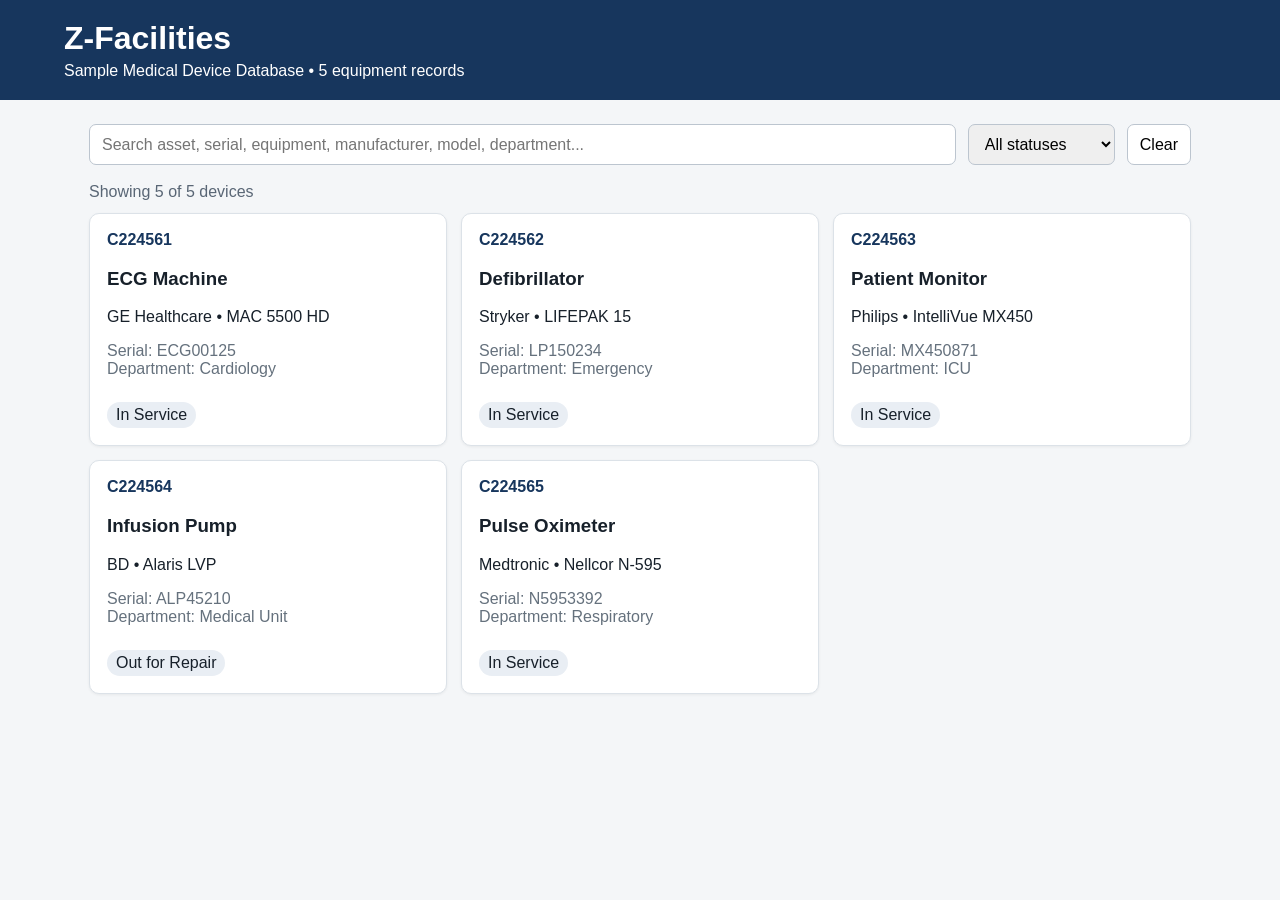
<file: index.html>
<!DOCTYPE html>
<html lang="en">
<head>
<meta charset="UTF-8">
<meta name="viewport" content="width=device-width, initial-scale=1.0">
<title>Z-Facilities Medical Device Database</title>
<style>
:root{font-family:Arial,sans-serif;color:#17202a;background:#f4f6f8}*{box-sizing:border-box}body{margin:0}.top{background:#17365d;color:white;padding:20px 5vw}.top h1{margin:0 0 5px}.wrap{max-width:1150px;margin:auto;padding:24px}.toolbar{display:flex;gap:12px;flex-wrap:wrap;margin-bottom:18px}input,select,button{font:inherit;padding:10px 12px;border:1px solid #bcc5cf;border-radius:7px}input{flex:1;min-width:250px}button{cursor:pointer;background:white}.cards{display:grid;grid-template-columns:repeat(auto-fit,minmax(280px,1fr));gap:14px}.card{background:white;border:1px solid #dce2e8;border-radius:10px;padding:17px;cursor:pointer;box-shadow:0 1px 3px rgba(0,0,0,.06)}.card:hover{box-shadow:0 4px 14px rgba(0,0,0,.12)}.asset{font-weight:bold;color:#17365d}.status{display:inline-block;margin-top:8px;padding:4px 9px;border-radius:20px;background:#e9eef4}.detail{display:none;background:white;border-radius:10px;padding:20px;margin-top:22px;border:1px solid #dce2e8}.grid{display:grid;grid-template-columns:repeat(auto-fit,minmax(210px,1fr));gap:10px}.field{background:#f7f9fb;padding:10px;border-radius:7px}.label{font-size:12px;color:#687582;text-transform:uppercase}.value{font-weight:600;margin-top:4px}table{width:100%;border-collapse:collapse;margin-top:10px}th,td{text-align:left;border-bottom:1px solid #e1e5ea;padding:10px}th{background:#f2f5f8}.muted{color:#65717d}.empty{padding:30px;text-align:center;background:white;border-radius:10px}.section-title{margin:24px 0 8px}.close{float:right}.count{margin-bottom:12px;color:#596675}@media(max-width:650px){th:nth-child(3),td:nth-child(3){display:none}}
</style>
</head>
<body>
<header class="top"><h1>Z-Facilities</h1><div>Sample Medical Device Database • 5 equipment records</div></header>
<main class="wrap">
  <div class="toolbar">
    <input id="search" placeholder="Search asset, serial, equipment, manufacturer, model, department...">
    <select id="statusFilter"><option value="">All statuses</option><option>In Service</option><option>Out for Repair</option></select>
    <button id="clear">Clear</button>
  </div>
  <div id="count" class="count"></div>
  <section id="cards" class="cards"></section>
  <section id="detail" class="detail"></section>
</main>
<script>
const devices=[
{asset:'C224561',equipment:'ECG Machine',manufacturer:'GE Healthcare',model:'MAC 5500 HD',serial:'ECG00125',department:'Cardiology',status:'In Service',history:[['WR001','Preventive Maintenance','2026-01-15','Passed inspection and electrical safety test.'],['WR006','Corrective','2026-05-03','Replaced worn patient cable.']]},
{asset:'C224562',equipment:'Defibrillator',manufacturer:'Stryker',model:'LIFEPAK 15',serial:'LP150234',department:'Emergency',status:'In Service',history:[['WR002','Preventive Maintenance','2026-02-10','Energy delivery and synchronized cardioversion verified.'],['WR007','Battery','2026-06-18','Battery capacity check completed.']]},
{asset:'C224563',equipment:'Patient Monitor',manufacturer:'Philips',model:'IntelliVue MX450',serial:'MX450871',department:'ICU',status:'In Service',history:[['WR003','Preventive Maintenance','2026-03-05','ECG, SpO₂ and NIBP functions verified.']]},
{asset:'C224564',equipment:'Infusion Pump',manufacturer:'BD',model:'Alaris LVP',serial:'ALP45210',department:'Medical Unit',status:'Out for Repair',history:[['WR004','Corrective','2026-08-22','Reported intermittent occlusion alarm; device removed from service.']]},
{asset:'C224565',equipment:'Pulse Oximeter',manufacturer:'Medtronic',model:'Nellcor N-595',serial:'N5953392',department:'Respiratory',status:'In Service',history:[['WR005','Preventive Maintenance','2026-04-12','SpO₂ simulator test completed within tolerance.']]}
];
const cards=document.getElementById('cards'),detail=document.getElementById('detail'),search=document.getElementById('search'),filter=document.getElementById('statusFilter'),count=document.getElementById('count');
function render(){const q=search.value.trim().toLowerCase();const list=devices.filter(d=>(!filter.value||d.status===filter.value)&&Object.values(d).slice(0,7).join(' ').toLowerCase().includes(q));count.textContent=`Showing ${list.length} of ${devices.length} devices`;cards.innerHTML=list.length?list.map(d=>`<article class="card" onclick="showDevice('${d.asset}')"><div class="asset">${d.asset}</div><h3>${d.equipment}</h3><div>${d.manufacturer} • ${d.model}</div><p class="muted">Serial: ${d.serial}<br>Department: ${d.department}</p><span class="status">${d.status}</span></article>`).join(''):'<div class="empty">No matching equipment found.</div>';}
function showDevice(asset){const d=devices.find(x=>x.asset===asset);detail.style.display='block';detail.innerHTML=`<button class="close" onclick="document.getElementById('detail').style.display='none'">Close</button><h2>${d.asset} — ${d.equipment}</h2><div class="grid">${[['Manufacturer',d.manufacturer],['Model',d.model],['Serial Number',d.serial],['Department',d.department],['Status',d.status]].map(x=>`<div class="field"><div class="label">${x[0]}</div><div class="value">${x[1]}</div></div>`).join('')}</div><h3 class="section-title">Service History / Work Orders</h3><table><thead><tr><th>WO #</th><th>Type</th><th>Date</th><th>Notes</th></tr></thead><tbody>${d.history.map(h=>`<tr><td>${h[0]}</td><td>${h[1]}</td><td>${h[2]}</td><td>${h[3]}</td></tr>`).join('')}</tbody></table>`;detail.scrollIntoView({behavior:'smooth',block:'start'});}
search.addEventListener('input',render);filter.addEventListener('change',render);document.getElementById('clear').onclick=()=>{search.value='';filter.value='';detail.style.display='none';render()};render();
</script>
</body>
</html>
</file>
